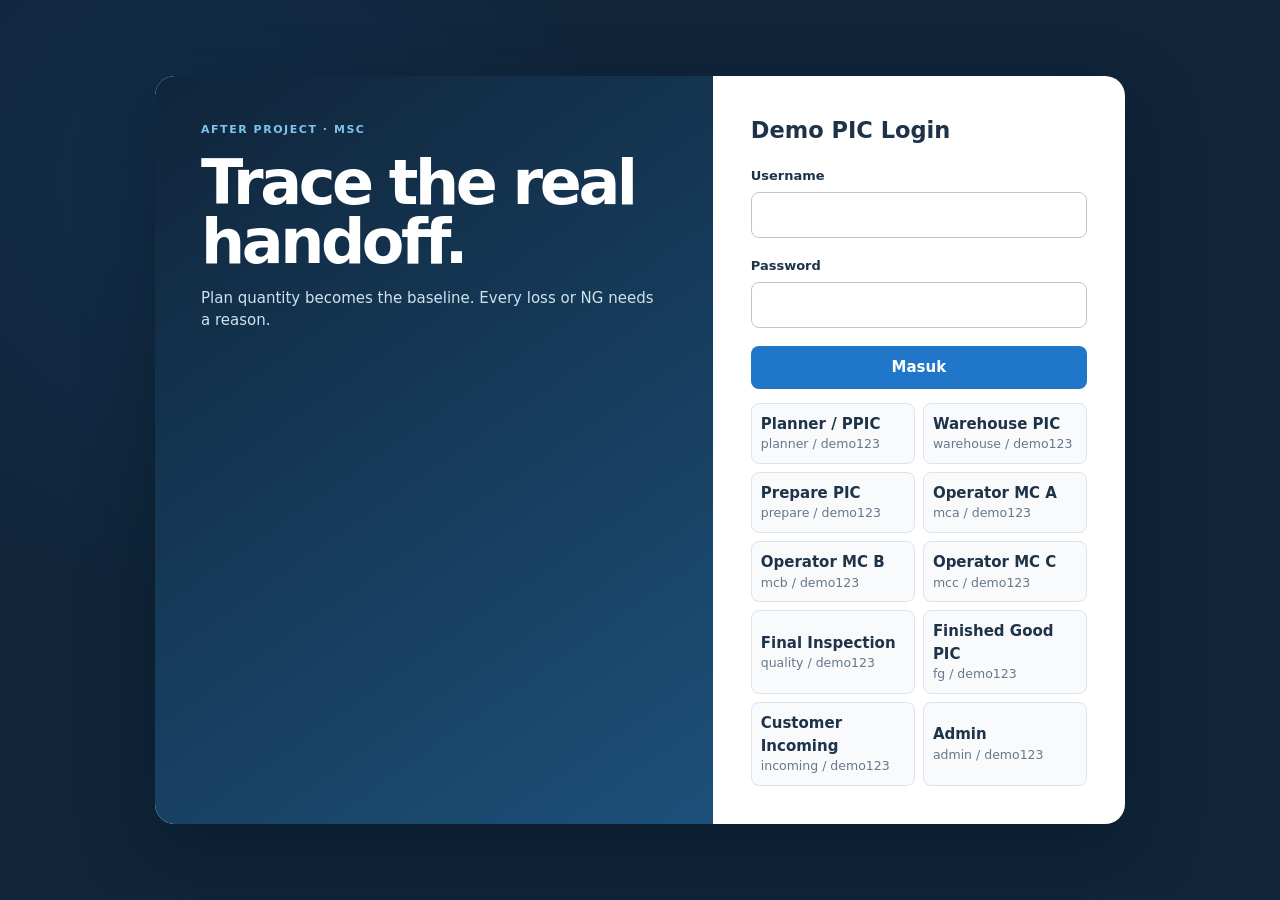
<file: index.html>
<!doctype html>
<html lang="id">
  <head>
    <meta charset="UTF-8" />
    <meta name="viewport" content="width=device-width, initial-scale=1.0" />
    <meta name="theme-color" content="#10253a" />
    <link rel="icon" type="image/svg+xml" href="favicon.svg" />
    <title>MSC Traceability</title>
    <link rel="stylesheet" href="styles.css" />
  </head>
  <body>
    <div id="app"></div>
    <dialog id="cameraDialog" class="camera-dialog">
      <section>
        <header><strong>Scan Delivery Note</strong><button data-action="close-camera" aria-label="Tutup scanner">×</button></header>
        <video id="cameraPreview" autoplay playsinline></video>
        <p id="cameraStatus">Menyiapkan kamera…</p>
      </section>
    </dialog>
    <script src="app.js"></script>
    <script src="app-v3.js"></script>
  </body>
</html>
</file>
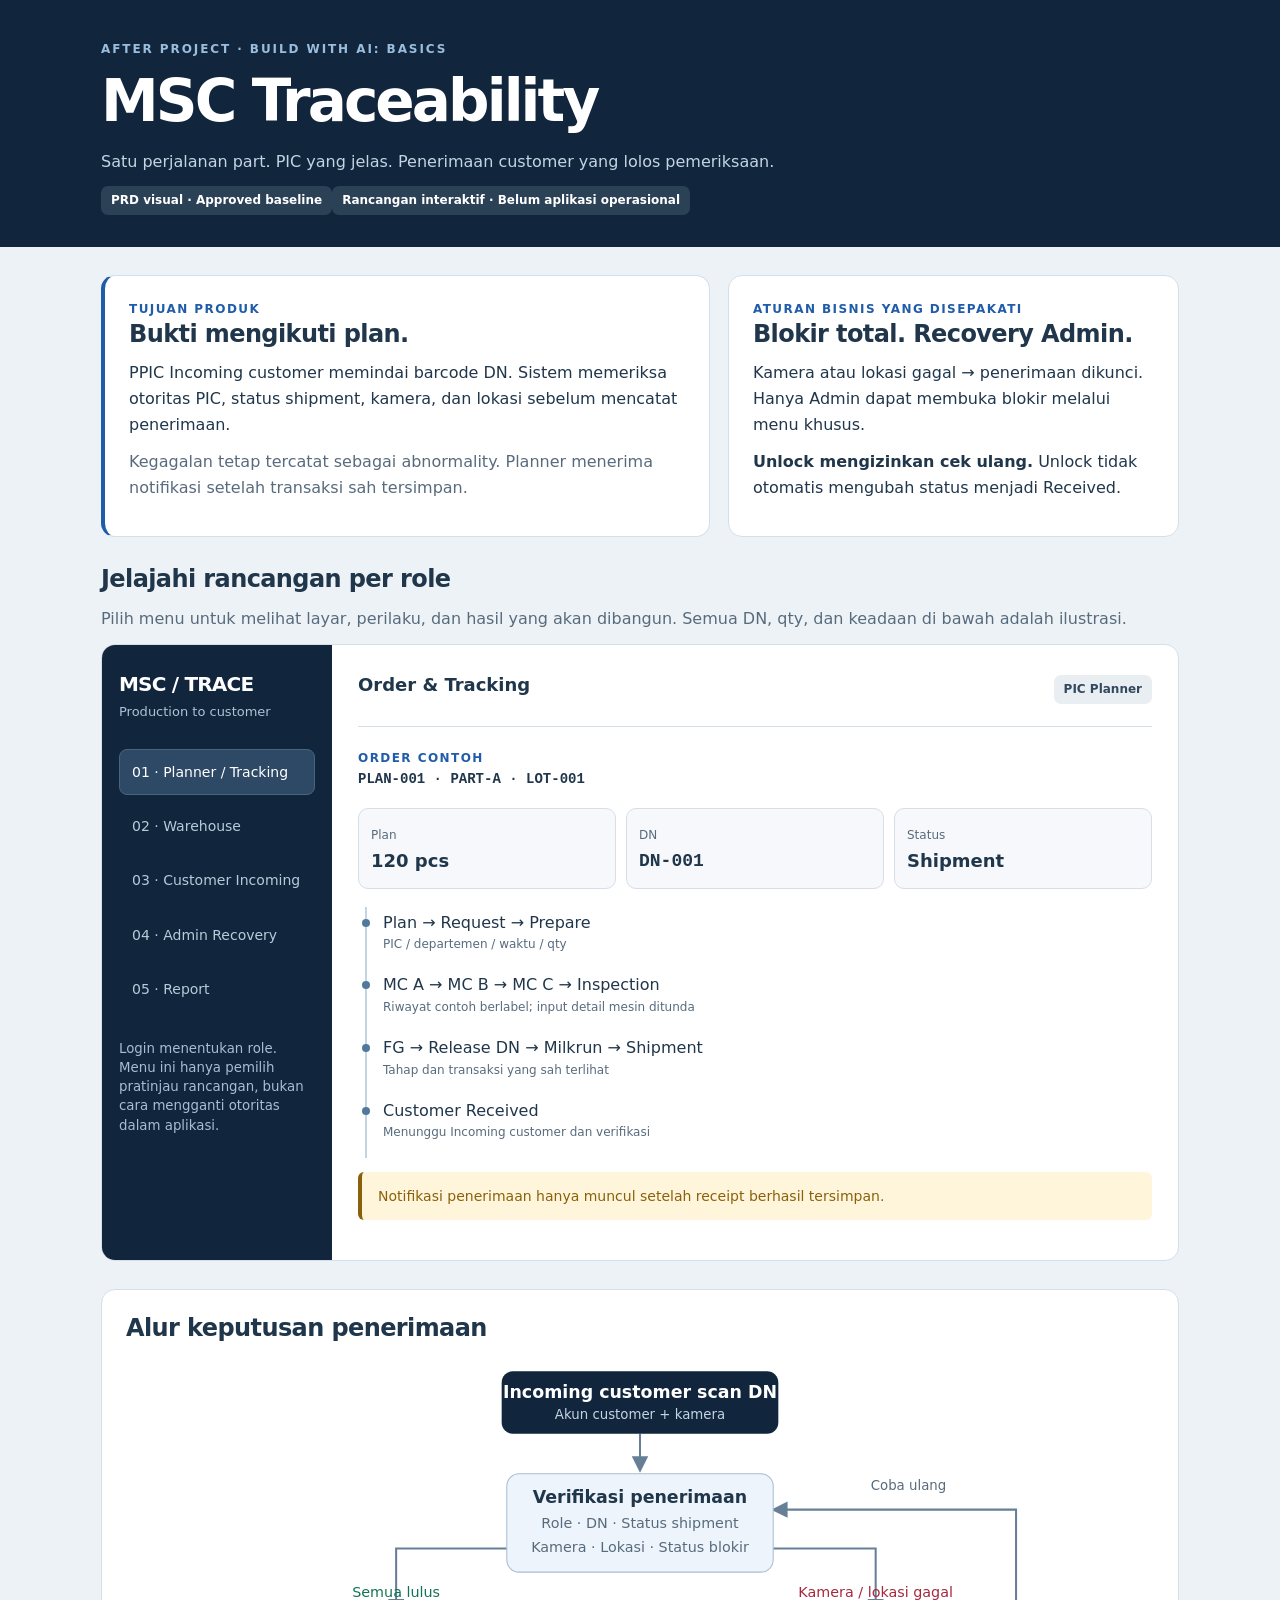
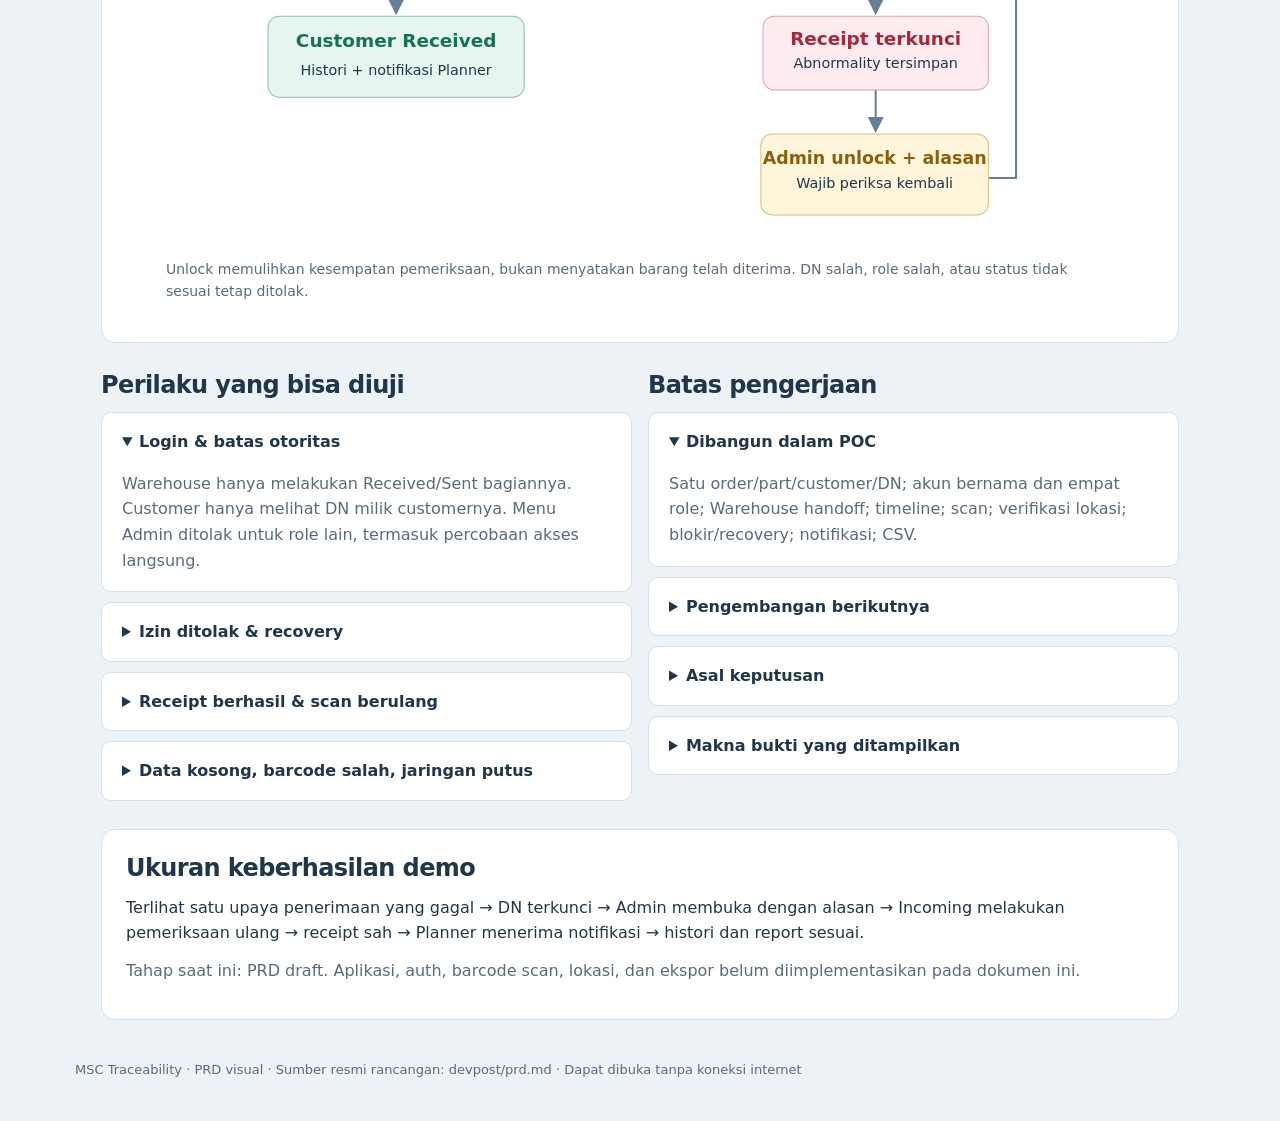
<file: devpost/prd.html>
<!doctype html>
<html lang="id">
<head>
<meta charset="utf-8"><meta name="viewport" content="width=device-width, initial-scale=1">
<title>MSC Traceability · PRD Visual</title>
<style>
:root{--navy:#11263c;--ink:#20364b;--muted:#586b7d;--line:#d5dfe7;--bg:#edf2f6;--blue:#205caa;--red:#a7283c;--green:#147356;--amber:#89610c}*{box-sizing:border-box}body{margin:0;font:16px/1.6 system-ui,-apple-system,Segoe UI,sans-serif;color:var(--ink);background:var(--bg)}button,select{font:inherit}button,select,summary{cursor:pointer}button:focus-visible,select:focus-visible,summary:focus-visible,a:focus-visible{outline:3px solid #f3a832;outline-offset:4px}a{color:var(--blue)}.wrap{max-width:1130px;margin:auto;padding:0 26px}.top{background:var(--navy);color:white}.top .wrap{padding-top:40px;padding-bottom:32px}.overline{font-size:12px;letter-spacing:.16em;text-transform:uppercase;color:#9abddd;font-weight:700}h1{font-size:clamp(32px,6vw,58px);line-height:1.06;letter-spacing:-.05em;margin:12px 0 16px}h2{font-size:24px;line-height:1.2;letter-spacing:-.025em;margin:0 0 12px}h3{font-size:18px;margin:0 0 8px}p{margin:0 0 12px}.top p{max-width:740px;color:#c4d4e3}.badge{display:inline-flex;align-items:center;gap:6px;border-radius:7px;font-size:12px;font-weight:750;padding:5px 10px;background:#e9eef3;color:#31485e}.top .badge{background:#2b4156;color:white}.good{color:var(--green);background:#e7f5ef}.bad{color:var(--red);background:#fcecef}.wait{color:var(--amber);background:#fff5db}.section{margin:28px 0}.intro{display:grid;grid-template-columns:1.35fr 1fr;gap:18px}.card{background:white;border:1px solid var(--line);border-radius:14px;padding:24px}.muted,small{color:var(--muted)}.accent{border-left:4px solid var(--blue)}.layout{display:grid;grid-template-columns:230px minmax(0,1fr);border:1px solid var(--line);border-radius:14px;overflow:hidden;background:white}.side{background:var(--navy);color:white;padding:23px 17px}.side strong{font-size:20px;letter-spacing:-.04em}.side p{color:#aec2d5;font-size:13px;margin:2px 0 26px}.tabs{display:grid;gap:8px}.tabs button{text-align:left;color:#b8cada;padding:11px 12px;border-radius:8px;border:1px solid transparent;background:transparent;font-size:14px}.tabs button[aria-pressed="true"]{background:#2d4966;border-color:#486580;color:white}.side small{display:block;color:#a8bdd2;margin-top:26px;line-height:1.45}.surface{padding:26px;min-height:445px}.bar{display:flex;justify-content:space-between;gap:12px;align-items:center;border-bottom:1px solid var(--line);padding-bottom:18px;margin-bottom:22px}.panel[hidden]{display:none}.two{display:grid;grid-template-columns:1fr 1fr;gap:16px}.metrics{display:grid;grid-template-columns:repeat(3,1fr);gap:10px;margin:18px 0}.metric{border:1px solid var(--line);background:#f6f8fb;border-radius:10px;padding:12px}.metric small{font-size:12px}.metric b{display:block;font-size:18px}.mono{font-family:ui-monospace,Consolas,monospace;font-size:14px}ol,ul{padding-left:23px;margin:10px 0}.process{list-style:none;padding:0;display:grid;gap:0}.process li{border-left:2px solid #c5d4e1;padding:3px 0 15px 16px;margin-left:7px;position:relative}.process li:before{content:"";width:8px;height:8px;border-radius:50%;background:#52799b;position:absolute;left:-5px;top:12px}.process small{display:block;font-size:12px}.label{display:block;font-size:13px;font-weight:700;margin-bottom:6px}select{max-width:100%;width:100%;padding:10px;border:1px solid #aabccb;border-radius:8px;background:white;color:var(--ink)}.scan{border:2px dashed #7794af;background:#f4f8fc;padding:23px;text-align:center;border-radius:12px;margin:14px 0}.scan svg{display:block;margin:0 auto 8px}.notice{border-left:4px solid;padding:13px 16px;border-radius:6px;margin:14px 0;font-size:14px}.notice.good{border-color:var(--green)}.notice.bad{border-color:var(--red)}.notice.wait{border-color:var(--amber)}.illustrated-button{display:inline-block;background:var(--blue);color:white;padding:10px 18px;border-radius:8px;font-weight:700;font-size:14px}.illustrated-button.blocked{background:#e5ebf1;color:#65778a}.checklist{padding-left:0;list-style:none}.checklist li{padding:8px 0;border-bottom:1px solid var(--line)}.checklist li:last-child{border:0}.details-group{display:grid;gap:10px}details{border:1px solid var(--line);border-radius:10px;background:white}summary{padding:16px 20px;font-weight:700}details>div{padding:0 20px 18px;color:var(--muted)}details p:last-child{margin-bottom:0}.diagram svg{display:block;width:100%;height:auto;max-width:830px;margin:auto}.diagram figcaption{color:var(--muted);font-size:14px;margin:12px 0 0}.tablewrap{overflow:auto}table{width:100%;border-collapse:collapse;font-size:14px;text-align:left}th,td{padding:13px 12px;border-bottom:1px solid var(--line);vertical-align:top}th{font-size:12px;text-transform:uppercase;letter-spacing:.045em;background:#f4f7fa}td:first-child{font-weight:700}.foot{font-size:13px;padding:12px 0 40px;color:var(--muted)}.pillbar{display:flex;flex-wrap:wrap;gap:6px;margin-top:16px}.kicker{font-size:12px;color:var(--blue);font-weight:750;letter-spacing:.12em;text-transform:uppercase}.scope-note{font-size:14px;border-top:1px solid var(--line);padding-top:14px;margin-top:18px}@media(max-width:760px){.wrap{padding:0 16px}.intro,.two{grid-template-columns:1fr}.layout{grid-template-columns:1fr}.side{padding:16px}.side p,.side small{display:none}.tabs{grid-template-columns:repeat(2,minmax(0,1fr));margin-top:12px}.tabs button{padding:9px;font-size:13px}.surface{padding:18px}.card{padding:19px}.bar{align-items:flex-start}.metrics{gap:6px}.metric{padding:9px}.metric b{font-size:15px}.diagram{margin:0}.diagram svg{min-width:540px}.diagram-scroll{overflow:auto}.tablewrap td{min-width:150px}}@media print{body{background:white}.side,.scenario-control{display:none}.layout{display:block}.panel[hidden]{display:block}.panel{margin-bottom:24px}.top{background:white;color:#11263c}.top p,.overline{color:#31485e}details{break-inside:avoid}.card{box-shadow:none}}
</style>
</head>
<body>
<header class="top"><div class="wrap"><div class="overline">After Project · Build With AI: Basics</div><h1>MSC Traceability</h1><p>Satu perjalanan part. PIC yang jelas. Penerimaan customer yang lolos pemeriksaan.</p><span class="badge">PRD visual · Approved baseline</span><span class="badge">Rancangan interaktif · Belum aplikasi operasional</span></div></header>
<main class="wrap">
<section class="section intro"><div class="card accent"><div class="kicker">Tujuan produk</div><h2>Bukti mengikuti plan.</h2><p>PPIC Incoming customer memindai barcode DN. Sistem memeriksa otoritas PIC, status shipment, kamera, dan lokasi sebelum mencatat penerimaan.</p><p class="muted">Kegagalan tetap tercatat sebagai abnormality. Planner menerima notifikasi setelah transaksi sah tersimpan.</p></div><div class="card"><div class="kicker">Aturan bisnis yang disepakati</div><h2>Blokir total. Recovery Admin.</h2><p>Kamera atau lokasi gagal → penerimaan dikunci. Hanya Admin dapat membuka blokir melalui menu khusus.</p><p><strong>Unlock mengizinkan cek ulang.</strong> Unlock tidak otomatis mengubah status menjadi Received.</p></div></section>

<section class="section"><h2>Jelajahi rancangan per role</h2><p class="muted">Pilih menu untuk melihat layar, perilaku, dan hasil yang akan dibangun. Semua DN, qty, dan keadaan di bawah adalah ilustrasi.</p>
<div class="layout"><aside class="side"><strong>MSC / TRACE</strong><p>Production to customer</p><nav class="tabs" aria-label="Pratinjau layar"><button type="button" data-panel="tracking" aria-pressed="true">01 · Planner / Tracking</button><button type="button" data-panel="warehouse" aria-pressed="false">02 · Warehouse</button><button type="button" data-panel="incoming" aria-pressed="false">03 · Customer Incoming</button><button type="button" data-panel="admin" aria-pressed="false">04 · Admin Recovery</button><button type="button" data-panel="report" aria-pressed="false">05 · Report</button></nav><small>Login menentukan role. Menu ini hanya pemilih pratinjau rancangan, bukan cara mengganti otoritas dalam aplikasi.</small></aside>
<div class="surface">
<article class="panel" id="tracking"><div class="bar"><h3>Order & Tracking</h3><span class="badge">PIC Planner</span></div><div class="kicker">Order contoh</div><h3 class="mono">PLAN-001 · PART-A · LOT-001</h3><div class="metrics"><div class="metric"><small>Plan</small><b>120 pcs</b></div><div class="metric"><small>DN</small><b class="mono">DN-001</b></div><div class="metric"><small>Status</small><b>Shipment</b></div></div><ol class="process"><li>Plan → Request → Prepare<small>PIC / departemen / waktu / qty</small></li><li>MC A → MC B → MC C → Inspection<small>Riwayat contoh berlabel; input detail mesin ditunda</small></li><li>FG → Release DN → Milkrun → Shipment<small>Tahap dan transaksi yang sah terlihat</small></li><li>Customer Received<small>Menunggu Incoming customer dan verifikasi</small></li></ol><div class="notice wait">Notifikasi penerimaan hanya muncul setelah receipt berhasil tersimpan.</div></article>

<article class="panel" id="warehouse" hidden><div class="bar"><h3>Warehouse Orders</h3><span class="badge">PIC Warehouse</span></div><p>Order dari Plan yang ditugaskan ke bagian Warehouse.</p><div class="card"><div class="kicker">Order contoh · PLAN-001</div><h3>Part A · LOT-001</h3><p>Jumlah 120 pcs · asal / tujuan sesuai handoff</p><div class="pillbar"><span class="illustrated-button">Received</span><span class="illustrated-button">Sent</span></div></div><ul class="checklist"><li>✓ Tindakan sesuai tahap Warehouse</li><li>✓ Nama PIC dan waktu tercatat otomatis</li><li>× Tidak berwenang membuat Customer Received</li><li>× Tidak berwenang membuka blokir</li></ul><p class="scope-note">Kriteria: aksi di luar otoritas tetap ditolak walaupun dicoba melalui akses langsung.</p></article>

<article class="panel" id="incoming" hidden><div class="bar"><h3>Incoming DN</h3><span class="badge">PPIC Customer</span></div><div class="scenario-control"><label class="label" for="scenario">Ubah skenario rancangan</label><select id="scenario"><option value="valid">Semua pemeriksaan lulus</option><option value="location">Lokasi di luar area customer</option><option value="camera">Kamera tidak tersedia / izin ditolak</option><option value="permission">Izin lokasi ditolak</option><option value="locked">DN masih terkunci</option><option value="duplicate">DN sudah diterima sebelumnya</option></select></div><div class="scan"><svg width="50" height="38" viewBox="0 0 50 38" aria-hidden="true"><path d="M2 10V2H12M38 2H48V10M48 28V36H38M12 36H2V28" stroke="#205caa" stroke-width="3" fill="none"/><path d="M12 9V29M17 9V29M21 9V29M29 9V29M34 9V29M38 9V29" stroke="#11263c" stroke-width="3"/></svg><strong>Scan barcode DN dengan kamera</strong><div class="muted mono">DN-001 · Part A · LOT-001 · 120 pcs</div></div><div id="scenarioResult" aria-live="polite"><div id="scenarioNotice" class="notice good"><strong id="scenarioTitle">✓ Siap dikonfirmasi</strong><p id="scenarioText">DN dalam Shipment, akun sesuai customer, kamera aktif, dan lokasi memenuhi ketentuan.</p></div><span id="scenarioAction" class="illustrated-button">Konfirmasi Penerimaan</span><p id="scenarioOutcome" class="scope-note">Hasil yang dirancang: satu event Received, notifikasi Planner, dan bukti transaksi tersedia.</p></div><small>Ini simulasi aturan pada dokumen. Halaman ini tidak mengakses kamera, lokasi, akun, atau data nyata.</small></article>

<article class="panel" id="admin" hidden><div class="bar"><h3>Abnormality & Recovery</h3><span class="badge">Admin</span></div><div class="notice bad"><strong>! DN-001 terkunci</strong><p>Contoh pemicu: percobaan penerimaan dari lokasi yang tidak sesuai.</p></div><ol><li>Buka DN dan lihat PIC, waktu, alasan gagal, serta histori.</li><li>Isi alasan pembukaan blokir.</li><li>Unlock menghasilkan event recovery yang dapat ditelusuri.</li><li>Incoming customer melakukan scan dan seluruh pemeriksaan ulang.</li></ol><div class="notice wait">Alasan kosong → tidak bisa unlock. Kegagalan berulang → DN terkunci kembali.</div><p class="scope-note">Admin dapat mengelola data contoh sebelum transaksi, tetapi tidak menghapus histori atau mengesahkan receipt dengan melewati pemeriksaan.</p></article>

<article class="panel" id="report" hidden><div class="bar"><h3>Report Transaksi</h3><span class="badge">Admin</span></div><p>CSV satu order memuat transaksi berhasil, percobaan gagal, dan pembukaan blokir.</p><div class="card"><h3>Field utama</h3><p class="muted">ID event · Order · Part ID · LOT · DN · Qty/satuan · Status/hasil · PIC/role · Waktu · Hasil lokasi · Alasan · Penanda data contoh</p><span class="illustrated-button">Download CSV</span><p><small>Tombol ekspor akan aktif pada aplikasi yang dibangun.</small></p></div><div class="notice good">Kriteria: laporan cocok dengan histori; scan ganda tidak menambah jumlah barang diterima.</div><p class="scope-note">Google Sheets + Apps Script menjadi integrasi berikutnya. Rancangan ini belum menghubungkan data ke akun Google.</p></article>
</div></div></section>

<section class="section card"><h2>Alur keputusan penerimaan</h2><figure class="diagram"><div class="diagram-scroll"><svg viewBox="0 0 810 475" role="img" aria-labelledby="diagramTitle diagramDesc"><title id="diagramTitle">Scan DN, pemeriksaan, receipt atau blokir, lalu recovery Admin</title><desc id="diagramDesc">Scan melalui Incoming customer menuju pemeriksaan otoritas, status dan lokasi. Lulus menghasilkan Received dan notifikasi. Gagal kamera atau lokasi menghasilkan blokir. Admin membuka blokir dengan alasan lalu transaksi harus diperiksa ulang.</desc><defs><marker id="arrow" markerWidth="8" markerHeight="8" refX="7" refY="4" orient="auto"><path d="M0 0L8 4L0 8Z" fill="#667f96"/></marker></defs><g fill="none" stroke="#667f96" stroke-width="2" marker-end="url(#arrow)"><path d="M405 73V109"/><path d="M295 185H167V248"/><path d="M515 185H635V248"/><path d="M635 322V363"/><path d="M705 409H772V147H535"/></g><g font-family="system-ui,sans-serif" text-anchor="middle"><rect x="270" y="12" width="270" height="61" rx="11" fill="#11263c"/><text x="405" y="38" fill="white" font-size="17" font-weight="700">Incoming customer scan DN</text><text x="405" y="59" fill="#c4d4e3" font-size="13">Akun customer + kamera</text><rect x="275" y="112" width="260" height="96" rx="12" fill="#edf4fb" stroke="#a7bfd5"/><text x="405" y="141" fill="#20364b" font-size="17" font-weight="700">Verifikasi penerimaan</text><text x="405" y="165" fill="#586b7d" font-size="14">Role · DN · Status shipment</text><text x="405" y="188" fill="#586b7d" font-size="14">Kamera · Lokasi · Status blokir</text><text x="167" y="232" fill="#147356" font-size="14">Semua lulus</text><rect x="42" y="251" width="250" height="79" rx="11" fill="#e7f5ef" stroke="#8abfa8"/><text x="167" y="281" fill="#147356" font-size="18" font-weight="700">Customer Received</text><text x="167" y="308" fill="#20364b" font-size="14">Histori + notifikasi Planner</text><text x="635" y="232" fill="#a7283c" font-size="14">Kamera / lokasi gagal</text><rect x="525" y="251" width="220" height="72" rx="11" fill="#fcecef" stroke="#dda2ae"/><text x="635" y="279" fill="#a7283c" font-size="18" font-weight="700">Receipt terkunci</text><text x="635" y="302" fill="#20364b" font-size="14">Abnormality tersimpan</text><rect x="523" y="366" width="222" height="79" rx="11" fill="#fff5db" stroke="#d4bd7f"/><text x="634" y="395" fill="#89610c" font-size="17" font-weight="700">Admin unlock + alasan</text><text x="634" y="419" fill="#20364b" font-size="14">Wajib periksa kembali</text><text x="667" y="128" fill="#586b7d" font-size="13">Coba ulang</text></g></svg></div><figcaption>Unlock memulihkan kesempatan pemeriksaan, bukan menyatakan barang telah diterima. DN salah, role salah, atau status tidak sesuai tetap ditolak.</figcaption></figure></section>

<section class="section two"><div><h2>Perilaku yang bisa diuji</h2><div class="details-group"><details open><summary>Login & batas otoritas</summary><div>Warehouse hanya melakukan Received/Sent bagiannya. Customer hanya melihat DN milik customernya. Menu Admin ditolak untuk role lain, termasuk percobaan akses langsung.</div></details><details><summary>Izin ditolak & recovery</summary><div>DN terkunci saat kamera atau lokasi gagal. Refresh dan login ulang tidak menghilangkan blokir. Unlock hanya oleh Admin dengan alasan; semua syarat receipt diperiksa lagi.</div></details><details><summary>Receipt berhasil & scan berulang</summary><div>Satu DN menghasilkan satu penerimaan dan satu notifikasi. Scan ulang menampilkan bukti sebelumnya; tidak menambah qty atau event receipt baru.</div></details><details><summary>Data kosong, barcode salah, jaringan putus</summary><div>Tampilkan pesan sesuai keadaan tanpa membuka data pihak lain. Barcode salah tidak mengubah status. Gagal simpan tidak boleh ditampilkan sebagai sukses.</div></details></div></div><div><h2>Batas pengerjaan</h2><div class="details-group"><details open><summary>Dibangun dalam POC</summary><div>Satu order/part/customer/DN; akun bernama dan empat role; Warehouse handoff; timeline; scan; verifikasi lokasi; blokir/recovery; notifikasi; CSV.</div></details><details><summary>Pengembangan berikutnya</summary><div>Google Sheets + Apps Script, multi-order, detail input MC A/B/C, partial receipt, foto sample, dan otorisasi enterprise.</div></details><details><summary>Asal keputusan</summary><div>Flow, PIC, receipt customer, notifikasi, auth/role, report, blokir Admin, serta arah visual berasal dari pengguna. Jumlah layar, CSV, notifikasi dalam aplikasi, dan detail interaksi dirancang agen dalam kewenangan yang diberikan.</div></details><details><summary>Makna bukti yang ditampilkan</summary><div>Barcode dan lokasi perangkat mendukung audit; keduanya tidak menjamin barang fisik telah tiba atau seluruh kecurangan mustahil. Data contoh dan lokasi uji wajib dibedakan dari transaksi nyata.</div></details></div></div></section>
<section class="section card"><h2>Ukuran keberhasilan demo</h2><p>Terlihat satu upaya penerimaan yang gagal → DN terkunci → Admin membuka dengan alasan → Incoming melakukan pemeriksaan ulang → receipt sah → Planner menerima notifikasi → histori dan report sesuai.</p><p class="muted">Tahap saat ini: PRD draft. Aplikasi, auth, barcode scan, lokasi, dan ekspor belum diimplementasikan pada dokumen ini.</p></section>
</main><footer class="wrap foot">MSC Traceability · PRD visual · Sumber resmi rancangan: devpost/prd.md · Dapat dibuka tanpa koneksi internet</footer>
<script>
const tabs=[...document.querySelectorAll('[data-panel]')];
tabs.forEach(button=>button.addEventListener('click',()=>{tabs.forEach(item=>item.setAttribute('aria-pressed',String(item===button)));document.querySelectorAll('.panel').forEach(panel=>{panel.hidden=panel.id!==button.dataset.panel;});}));
const scenarios={
 valid:{tone:'good',title:'✓ Siap dikonfirmasi',text:'DN dalam Shipment, akun sesuai customer, kamera aktif, dan lokasi memenuhi ketentuan.',action:'Konfirmasi Penerimaan',outcome:'Hasil yang dirancang: satu event Received, notifikasi Planner, dan bukti transaksi tersedia.'},
 location:{tone:'bad',title:'! Lokasi tidak sesuai — DN terkunci',text:'Percobaan tidak menyelesaikan shipment. Alasan lokasi dicatat sebagai abnormality.',action:'Penerimaan diblokir',outcome:'Admin harus membuka blokir dengan alasan. Percobaan berikutnya wajib melewati seluruh pemeriksaan lagi.'},
 camera:{tone:'bad',title:'! Kamera tidak tersedia — DN terkunci',text:'Scan wajib menggunakan kamera. Tidak ada input manual untuk melewati kontrol receipt.',action:'Penerimaan diblokir',outcome:'Izin kamera pulih tidak otomatis membuka blokir. Hubungi Admin untuk recovery.'},
 permission:{tone:'bad',title:'! Izin lokasi ditolak — DN terkunci',text:'Aplikasi tidak dapat memverifikasi lokasi. Status shipment tidak berubah menjadi Received.',action:'Penerimaan diblokir',outcome:'Aktifkan izin pada perangkat, lalu Admin dapat membuka kesempatan pemeriksaan ulang.'},
 locked:{tone:'wait',title:'! DN masih terkunci',text:'Sesi baru, refresh, dan pergantian PIC tidak menghapus blokir DN.',action:'Menunggu recovery Admin',outcome:'Unlock dicatat dengan identitas Admin, waktu, dan alasan; tidak menghapus event penolakan.'},
 duplicate:{tone:'good',title:'✓ DN sudah diterima',text:'Tampilkan bukti dan riwayat penerimaan yang sudah ada.',action:'Lihat bukti penerimaan',outcome:'Tidak menambah qty, event receipt, atau notifikasi baru.'}
};
function renderScenario(key){const value=scenarios[key];document.getElementById('scenarioNotice').className='notice '+value.tone;document.getElementById('scenarioTitle').textContent=value.title;document.getElementById('scenarioText').textContent=value.text;document.getElementById('scenarioAction').textContent=value.action;document.getElementById('scenarioAction').className='illustrated-button'+(key==='valid'||key==='duplicate'?'':' blocked');document.getElementById('scenarioOutcome').textContent=value.outcome;}
document.getElementById('scenario').addEventListener('change',event=>renderScenario(event.target.value));
</script>
</body>
</html>
</file>
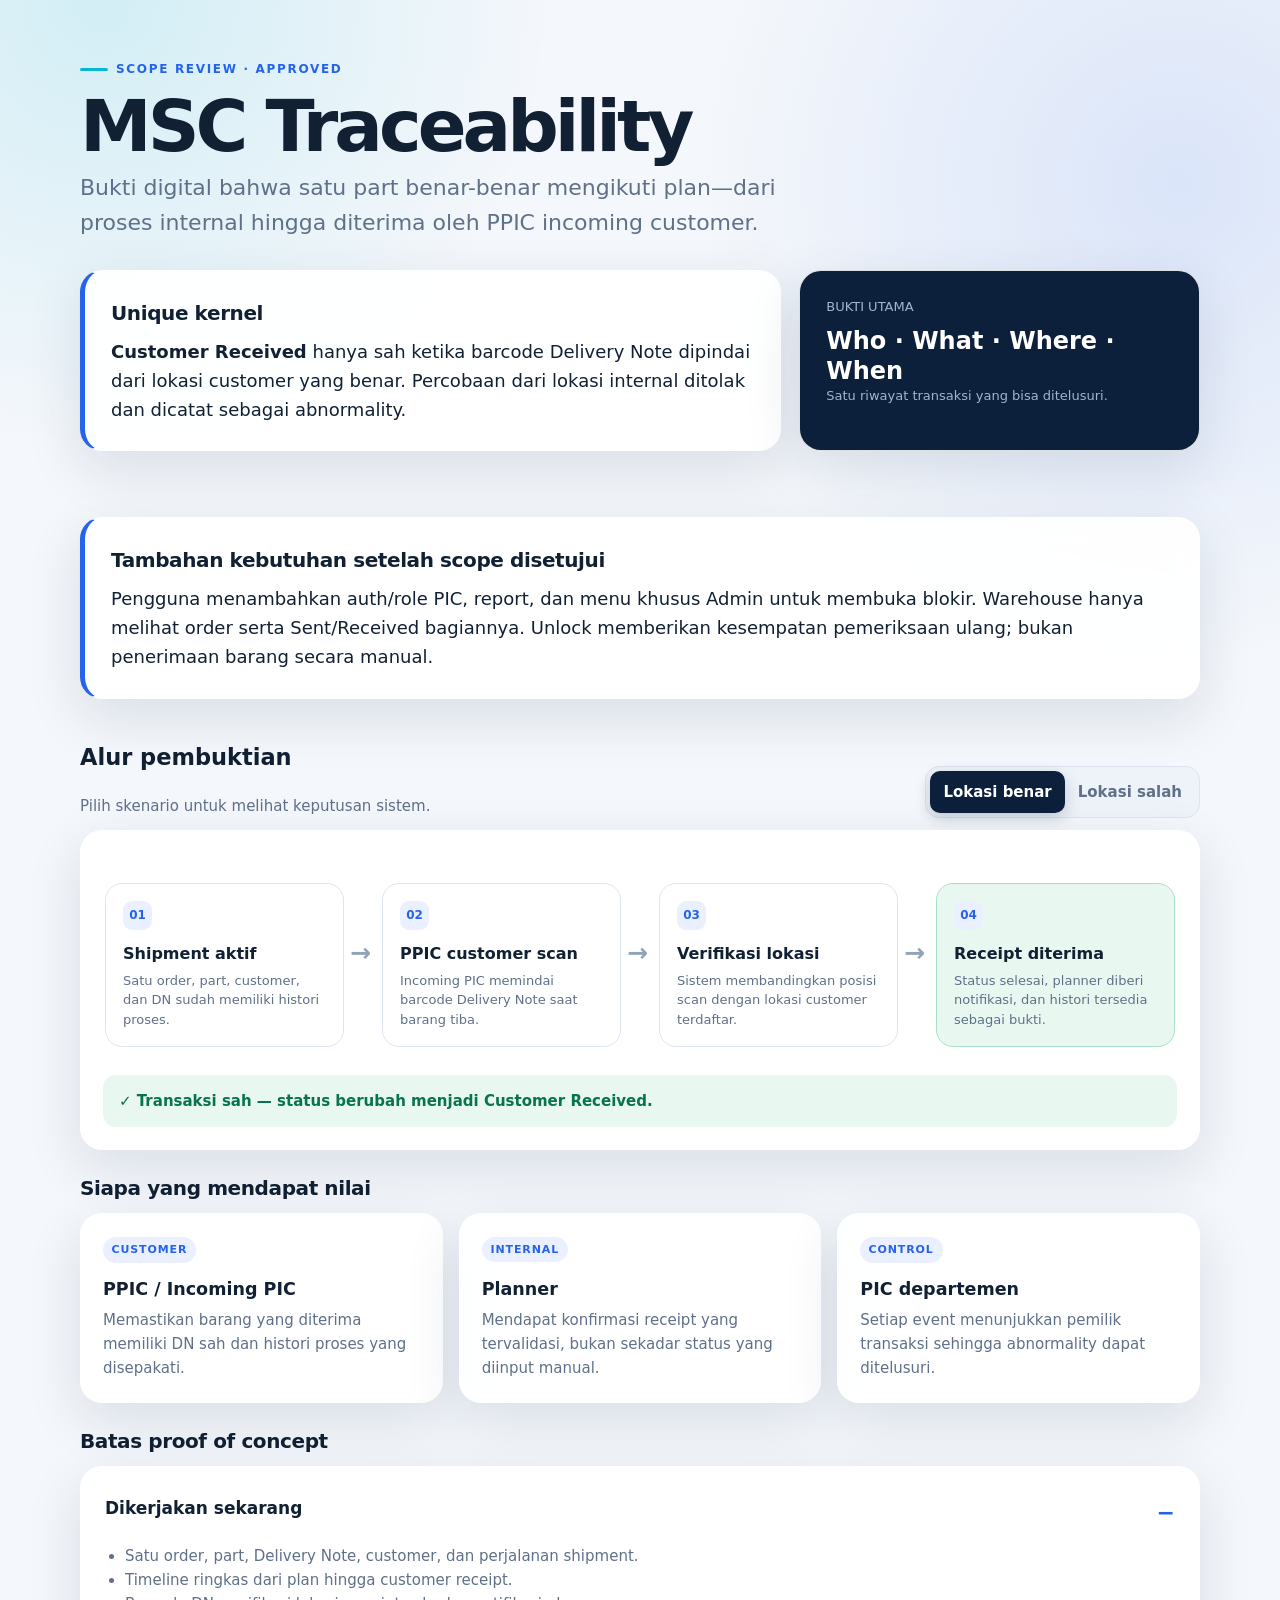
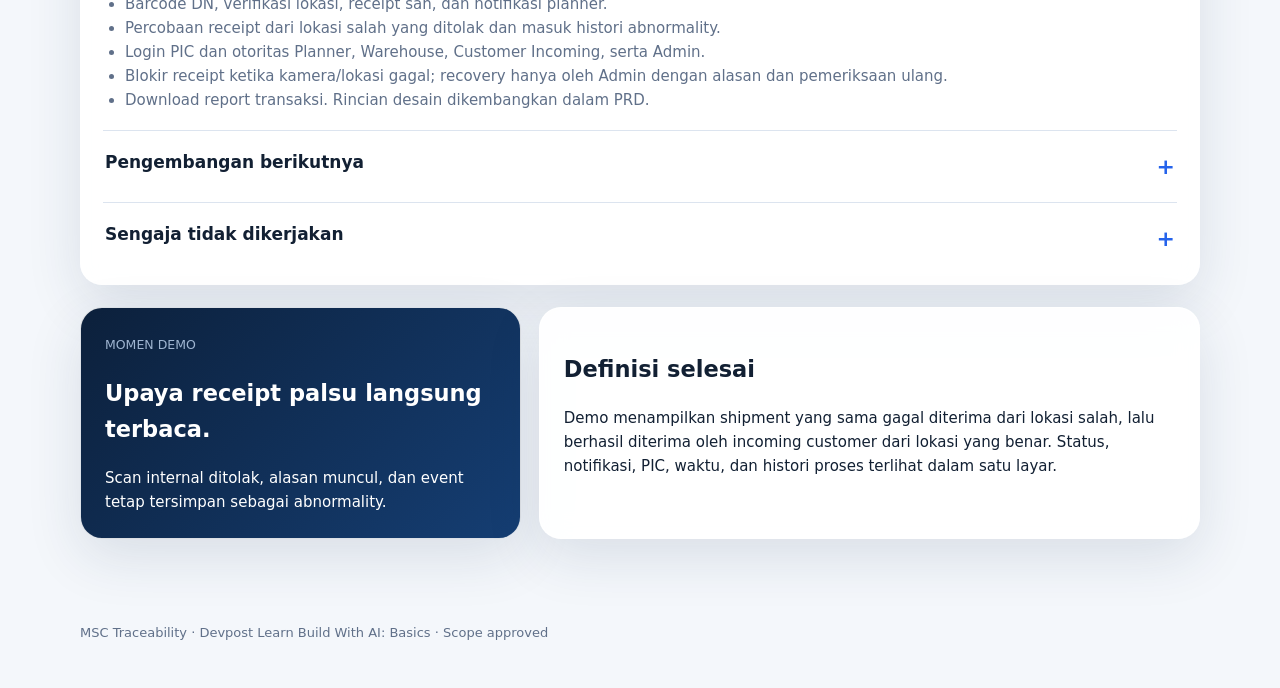
<file: devpost/scope.html>
<!doctype html>
<html lang="id">
<head>
  <meta charset="utf-8">
  <meta name="viewport" content="width=device-width, initial-scale=1">
  <title>MSC Traceability — Scope Review</title>
  <style>
    :root {
      --ink: #122033;
      --muted: #607089;
      --paper: #f4f7fb;
      --card: rgba(255,255,255,.92);
      --line: #dce4ef;
      --navy: #0c203b;
      --blue: #2563eb;
      --cyan: #06b6d4;
      --green: #0f9f6e;
      --green-soft: #e8f8f1;
      --red: #d13c4c;
      --red-soft: #fff0f2;
      --amber: #c77b00;
      --shadow: 0 18px 55px rgba(24,48,82,.12);
    }
    * { box-sizing: border-box; }
    html { scroll-behavior: smooth; }
    body {
      margin: 0;
      color: var(--ink);
      background:
        radial-gradient(circle at 8% 0%, rgba(6,182,212,.14), transparent 28rem),
        radial-gradient(circle at 92% 8%, rgba(37,99,235,.12), transparent 30rem),
        var(--paper);
      font: 15px/1.6 Inter, ui-sans-serif, system-ui, -apple-system, BlinkMacSystemFont, "Segoe UI", sans-serif;
    }
    .shell { width: min(1120px, calc(100% - 32px)); margin: 0 auto; }
    header { padding: 54px 0 26px; }
    .eyebrow {
      display: inline-flex; align-items: center; gap: 8px;
      color: var(--blue); font-weight: 800; letter-spacing: .14em;
      text-transform: uppercase; font-size: 12px;
    }
    .eyebrow::before { content: ""; width: 28px; height: 3px; border-radius: 9px; background: var(--cyan); }
    h1 { margin: 12px 0 8px; font-size: clamp(38px, 7vw, 72px); line-height: .98; letter-spacing: -.055em; }
    .lead { max-width: 760px; margin: 0; color: var(--muted); font-size: clamp(17px, 2.4vw, 22px); }
    .hero-grid { display: grid; grid-template-columns: 1.4fr .8fr; gap: 18px; margin-top: 30px; }
    .panel {
      background: var(--card); border: 1px solid rgba(255,255,255,.85);
      border-radius: 22px; box-shadow: var(--shadow); backdrop-filter: blur(12px);
    }
    .kernel { padding: 26px; border-left: 5px solid var(--blue); }
    .kernel h2, .proof h2, section > h2 { margin: 0 0 9px; font-size: 20px; letter-spacing: -.02em; }
    .kernel p { margin: 0; font-size: 18px; }
    .proof { padding: 26px; background: var(--navy); color: white; }
    .proof span { display: block; color: #9fb5d1; font-size: 13px; }
    .proof strong { display: block; margin-top: 8px; font-size: 24px; line-height: 1.25; }
    main { padding: 18px 0 60px; }
    section { margin-top: 22px; }
    .section-head { display: flex; justify-content: space-between; align-items: end; gap: 20px; margin-bottom: 12px; }
    .section-head p { margin: 0; color: var(--muted); }
    .flow-card { padding: 22px; overflow: hidden; }
    .switcher { display: inline-flex; padding: 4px; border: 1px solid var(--line); border-radius: 14px; background: #eef3f9; }
    .switcher button {
      border: 0; background: transparent; padding: 9px 13px; border-radius: 10px;
      font: inherit; font-weight: 750; color: var(--muted); cursor: pointer;
    }
    .switcher button.active { color: white; background: var(--navy); box-shadow: 0 5px 16px rgba(12,32,59,.2); }
    .flow {
      display: grid; grid-template-columns: repeat(4, 1fr); gap: 38px;
      padding: 30px 2px 12px; position: relative;
    }
    .node {
      position: relative; min-height: 142px; padding: 17px;
      border: 1px solid var(--line); background: white; border-radius: 17px;
    }
    .node:not(:last-child)::after {
      content: "→"; position: absolute; right: -28px; top: 49px;
      color: #92a2b8; font-size: 25px; font-weight: 900;
    }
    .node .num {
      display: grid; place-items: center; width: 29px; height: 29px; border-radius: 9px;
      background: #eaf0ff; color: var(--blue); font-size: 12px; font-weight: 900;
    }
    .node h3 { margin: 11px 0 4px; font-size: 16px; }
    .node p { margin: 0; color: var(--muted); font-size: 13px; line-height: 1.5; }
    .node.result.valid { background: var(--green-soft); border-color: #a9dfc9; }
    .node.result.invalid { background: var(--red-soft); border-color: #f0b3bb; }
    .status-note { margin: 16px 0 0; padding: 14px 16px; border-radius: 13px; font-weight: 700; }
    .status-note.valid { color: #08734f; background: var(--green-soft); }
    .status-note.invalid { color: #a52836; background: var(--red-soft); }
    .cards { display: grid; grid-template-columns: repeat(3, 1fr); gap: 16px; }
    .role { padding: 22px; }
    .role .tag { display: inline-block; padding: 4px 9px; border-radius: 99px; background: #eaf0ff; color: var(--blue); font-size: 11px; font-weight: 850; text-transform: uppercase; letter-spacing: .08em; }
    .role h3 { margin: 12px 0 5px; }
    .role p { margin: 0; color: var(--muted); }
    .boundary { padding: 10px 22px; }
    details { border-bottom: 1px solid var(--line); }
    details:last-child { border-bottom: 0; }
    summary { cursor: pointer; list-style: none; padding: 18px 2px; font-weight: 850; font-size: 17px; display: flex; justify-content: space-between; }
    summary::-webkit-details-marker { display: none; }
    summary::after { content: "+"; color: var(--blue); font-size: 22px; }
    details[open] summary::after { content: "−"; }
    details ul { margin: -4px 0 18px; padding-left: 22px; color: var(--muted); }
    .finish { display: grid; grid-template-columns: .8fr 1.2fr; gap: 18px; }
    .finish > div { padding: 24px; }
    .finish .moment { background: linear-gradient(135deg, var(--navy), #153e73); color: white; }
    .finish p { margin: 0; }
    .moment small { color: #9fb5d1; }
    footer { padding: 24px 0 44px; color: var(--muted); font-size: 13px; }
    @media (max-width: 820px) {
      header { padding-top: 34px; }
      .hero-grid, .finish, .cards { grid-template-columns: 1fr; }
      .section-head { align-items: start; flex-direction: column; }
      .flow { grid-template-columns: 1fr; gap: 32px; }
      .node { min-height: 0; }
      .node:not(:last-child)::after { content: "↓"; top: auto; bottom: -30px; left: 48%; right: auto; }
    }
  </style>
</head>
<body>
  <header class="shell">
    <span class="eyebrow">Scope review · approved</span>
    <h1>MSC Traceability</h1>
    <p class="lead">Bukti digital bahwa satu part benar-benar mengikuti plan—dari proses internal hingga diterima oleh PPIC incoming customer.</p>
    <div class="hero-grid">
      <article class="panel kernel">
        <h2>Unique kernel</h2>
        <p><strong>Customer Received</strong> hanya sah ketika barcode Delivery Note dipindai dari lokasi customer yang benar. Percobaan dari lokasi internal ditolak dan dicatat sebagai abnormality.</p>
      </article>
      <article class="panel proof">
        <span>BUKTI UTAMA</span>
        <strong>Who · What · Where · When</strong>
        <span>Satu riwayat transaksi yang bisa ditelusuri.</span>
      </article>
    </div>
  </header>

  <main class="shell">
    <section class="panel kernel">
      <h2>Tambahan kebutuhan setelah scope disetujui</h2>
      <p>Pengguna menambahkan auth/role PIC, report, dan menu khusus Admin untuk membuka blokir. Warehouse hanya melihat order serta Sent/Received bagiannya. Unlock memberikan kesempatan pemeriksaan ulang; bukan penerimaan barang secara manual.</p>
    </section>
    <section>
      <div class="section-head">
        <div>
          <h2>Alur pembuktian</h2>
          <p>Pilih skenario untuk melihat keputusan sistem.</p>
        </div>
        <div class="switcher" aria-label="Pilih skenario">
          <button id="validBtn" class="active" type="button">Lokasi benar</button>
          <button id="invalidBtn" type="button">Lokasi salah</button>
        </div>
      </div>
      <div class="panel flow-card">
        <div class="flow">
          <article class="node"><span class="num">01</span><h3>Shipment aktif</h3><p>Satu order, part, customer, dan DN sudah memiliki histori proses.</p></article>
          <article class="node"><span class="num">02</span><h3>PPIC customer scan</h3><p>Incoming PIC memindai barcode Delivery Note saat barang tiba.</p></article>
          <article class="node"><span class="num">03</span><h3>Verifikasi lokasi</h3><p>Sistem membandingkan posisi scan dengan lokasi customer terdaftar.</p></article>
          <article id="resultNode" class="node result valid"><span class="num">04</span><h3 id="resultTitle">Receipt diterima</h3><p id="resultText">Status selesai, planner diberi notifikasi, dan histori tersedia sebagai bukti.</p></article>
        </div>
        <p id="statusNote" class="status-note valid">✓ Transaksi sah — status berubah menjadi Customer Received.</p>
      </div>
    </section>

    <section>
      <h2>Siapa yang mendapat nilai</h2>
      <div class="cards">
        <article class="panel role"><span class="tag">Customer</span><h3>PPIC / Incoming PIC</h3><p>Memastikan barang yang diterima memiliki DN sah dan histori proses yang disepakati.</p></article>
        <article class="panel role"><span class="tag">Internal</span><h3>Planner</h3><p>Mendapat konfirmasi receipt yang tervalidasi, bukan sekadar status yang diinput manual.</p></article>
        <article class="panel role"><span class="tag">Control</span><h3>PIC departemen</h3><p>Setiap event menunjukkan pemilik transaksi sehingga abnormality dapat ditelusuri.</p></article>
      </div>
    </section>

    <section>
      <h2>Batas proof of concept</h2>
      <div class="panel boundary">
        <details open>
          <summary>Dikerjakan sekarang</summary>
          <ul>
            <li>Satu order, part, Delivery Note, customer, dan perjalanan shipment.</li>
            <li>Timeline ringkas dari plan hingga customer receipt.</li>
            <li>Barcode DN, verifikasi lokasi, receipt sah, dan notifikasi planner.</li>
            <li>Percobaan receipt dari lokasi salah yang ditolak dan masuk histori abnormality.</li>
            <li>Login PIC dan otoritas Planner, Warehouse, Customer Incoming, serta Admin.</li>
            <li>Blokir receipt ketika kamera/lokasi gagal; recovery hanya oleh Admin dengan alasan dan pemeriksaan ulang.</li>
            <li>Download report transaksi. Rincian desain dikembangkan dalam PRD.</li>
          </ul>
        </details>
        <details>
          <summary>Pengembangan berikutnya</summary>
          <ul>
            <li>Multi-order, multi-part, multi-customer, serta detail request material pcs/kg.</li>
            <li>Transaksi MC A, MC B, MC C, final inspection, dan verifikasi foto sample part.</li>
            <li>Analytics plan-versus-actual, cost leakage, integrasi ERP, dan kontrol otorisasi lanjutan.</li>
            <li>Integrasi Google Sheets dan Apps Script setelah POC mandiri.</li>
          </ul>
        </details>
        <details>
          <summary>Sengaja tidak dikerjakan</summary>
          <ul>
            <li>Inventory, BOM, purchasing, accounting, dan seluruh modul ERP lengkap.</li>
            <li>Integrasi nyata dengan warehouse, carrier, atau sistem customer.</li>
            <li>Infrastruktur anti-tampering tingkat produksi dan deployment wajib.</li>
          </ul>
        </details>
      </div>
    </section>

    <section class="finish">
      <div class="panel moment">
        <small>MOMEN DEMO</small>
        <h2>Upaya receipt palsu langsung terbaca.</h2>
        <p>Scan internal ditolak, alasan muncul, dan event tetap tersimpan sebagai abnormality.</p>
      </div>
      <div class="panel">
        <h2>Definisi selesai</h2>
        <p>Demo menampilkan shipment yang sama gagal diterima dari lokasi salah, lalu berhasil diterima oleh incoming customer dari lokasi yang benar. Status, notifikasi, PIC, waktu, dan histori proses terlihat dalam satu layar.</p>
      </div>
    </section>
  </main>

  <footer class="shell">MSC Traceability · Devpost Learn Build With AI: Basics · Scope approved</footer>

  <script>
    const validBtn = document.getElementById('validBtn');
    const invalidBtn = document.getElementById('invalidBtn');
    const resultNode = document.getElementById('resultNode');
    const resultTitle = document.getElementById('resultTitle');
    const resultText = document.getElementById('resultText');
    const statusNote = document.getElementById('statusNote');

    function setScenario(valid) {
      validBtn.classList.toggle('active', valid);
      invalidBtn.classList.toggle('active', !valid);
      resultNode.classList.toggle('valid', valid);
      resultNode.classList.toggle('invalid', !valid);
      statusNote.classList.toggle('valid', valid);
      statusNote.classList.toggle('invalid', !valid);
      resultTitle.textContent = valid ? 'Receipt diterima' : 'Receipt ditolak';
      resultText.textContent = valid
        ? 'Status selesai, planner diberi notifikasi, dan histori tersedia sebagai bukti.'
        : 'Status tidak berubah dan percobaan dicatat sebagai abnormality lokasi.';
      statusNote.textContent = valid
        ? '✓ Transaksi sah — status berubah menjadi Customer Received.'
        : '✕ Lokasi tidak sesuai — Customer Received tidak dapat dibuat.';
    }

    validBtn.addEventListener('click', () => setScenario(true));
    invalidBtn.addEventListener('click', () => setScenario(false));
  </script>
</body>
</html>
</file>
<file: styles.css>
:root{--navy:#10253a;--navy2:#183b59;--blue:#2076c8;--paper:#f4f7fa;--card:#fff;--ink:#1e3348;--muted:#667889;--line:#dce4eb;--green:#147457;--red:#b33245;--amber:#946706;--shadow:0 12px 34px rgba(16,37,58,.11)}*{box-sizing:border-box}body{margin:0;background:var(--paper);font:15px/1.5 Inter,system-ui,-apple-system,Segoe UI,sans-serif;color:var(--ink)}button,input,textarea{font:inherit}button{cursor:pointer}button:disabled{cursor:not-allowed;opacity:.55}button:focus-visible,input:focus-visible,textarea:focus-visible{outline:3px solid #f5b942;outline-offset:2px}.login{min-height:100vh;display:grid;place-items:center;padding:24px;background:radial-gradient(circle at 15% 20%,#1e6eb71f,transparent 26rem),var(--navy)}.login-card{width:min(970px,100%);display:grid;grid-template-columns:1.15fr .85fr;overflow:hidden;border-radius:20px;background:#fff;box-shadow:0 26px 70px #0614227a}.brand{padding:46px;color:white;background:linear-gradient(145deg,#10253a,#1c507a)}.brand .eyebrow,.eyebrow{font-size:11px;letter-spacing:.14em;text-transform:uppercase;font-weight:800;color:#7fc4ef}.brand h1{font-size:clamp(37px,5vw,62px);line-height:.95;letter-spacing:-.055em;margin:15px 0}.brand p{max-width:480px;color:#d1e1ee}.login-form{padding:38px}.login-form h2{margin:0 0 4px}.muted{color:var(--muted)}.field{display:grid;gap:6px;margin:18px 0}.field label{font-size:13px;font-weight:750}.field input,.field textarea{width:100%;border:1px solid #b8c7d3;border-radius:8px;padding:11px;background:white;color:var(--ink)}.button{border:0;border-radius:8px;padding:10px 14px;font-weight:750;background:var(--blue);color:white}.button.secondary{color:var(--blue);background:#e9f2fb}.button.danger{background:var(--red)}.button.wide{width:100%}.demo-users{display:grid;grid-template-columns:1fr 1fr;gap:8px;margin-top:14px}.demo-users button{border:1px solid var(--line);border-radius:8px;padding:9px;background:#f8fafc;color:var(--ink);text-align:left}.demo-users small{display:block;color:var(--muted)}.app-shell{min-height:100vh;display:grid;grid-template-columns:245px 1fr}.sidebar{background:var(--navy);color:white;padding:23px 15px;display:flex;flex-direction:column}.logo{font-size:21px;letter-spacing:-.05em;font-weight:850}.logo small{display:block;margin-top:2px;font-size:10px;letter-spacing:.12em;color:#9bc4df}.profile{margin:30px 0 19px;padding:12px;background:#1c3c58;border-radius:9px}.profile b,.profile span{display:block}.profile span{font-size:12px;color:#adc5d8}.nav{display:grid;gap:5px}.nav button{border:0;border-radius:7px;background:transparent;color:#afc4d5;padding:10px;text-align:left;font-weight:700}.nav button.active{background:#2b5271;color:white}.side-bottom{margin-top:auto}.side-bottom button{width:100%;border:1px solid #4b6a82;background:transparent;color:#e6eef4;border-radius:7px;padding:9px}.main{min-width:0}.topbar{display:flex;align-items:center;justify-content:space-between;gap:15px;padding:18px 28px;background:white;border-bottom:1px solid var(--line)}.topbar h1{margin:0;font-size:20px;letter-spacing:-.03em}.topbar p{margin:2px 0 0;font-size:13px;color:var(--muted)}.content{max-width:1260px;margin:0 auto;padding:25px 28px 50px}.grid{display:grid;gap:18px}.grid.two{grid-template-columns:1.18fr .82fr}.grid.three{grid-template-columns:repeat(3,1fr)}.card{background:var(--card);border:1px solid var(--line);border-radius:13px;padding:20px;box-shadow:0 2px 8px #173a5808}.card h2,.card h3{margin:0 0 8px;letter-spacing:-.025em}.card h2{font-size:19px}.card h3{font-size:16px}.metric{border-top:3px solid var(--blue)}.metric b{font-size:24px;display:block;margin-top:5px}.metric span{font-size:13px;color:var(--muted)}.status{display:inline-flex;gap:6px;align-items:center;border-radius:999px;padding:5px 9px;font-size:12px;font-weight:800}.status.green{background:#e8f6ef;color:var(--green)}.status.red{background:#fcedef;color:var(--red)}.status.amber{background:#fff6df;color:var(--amber)}.status.blue{background:#eaf2fb;color:var(--blue)}.order-head{display:flex;justify-content:space-between;gap:12px;align-items:flex-start}.order-code{font-family:ui-monospace,SFMono-Regular,Consolas,monospace;font-size:13px;color:var(--blue);font-weight:750}.facts{display:grid;grid-template-columns:repeat(4,1fr);gap:10px;margin-top:17px}.fact{padding:11px;border-radius:8px;background:#f6f8fb}.fact small{display:block;color:var(--muted);font-size:11px}.fact b{display:block;font-size:13px}.timeline{margin:12px 0 0;padding:0;list-style:none}.timeline li{display:grid;grid-template-columns:15px 1fr auto;gap:10px;padding:10px 0;border-bottom:1px solid var(--line)}.timeline li:last-child{border:0}.dot{width:10px;height:10px;margin-top:6px;border-radius:50%;background:#7c93a6}.dot.good{background:var(--green)}.dot.bad{background:var(--red)}.dot.admin{background:var(--amber)}.timeline b,.timeline small{display:block}.timeline small{color:var(--muted);font-size:12px}.timeline time{font-size:11px;color:var(--muted);white-space:nowrap}.notice{padding:12px 14px;border-radius:8px;border-left:4px solid;margin:12px 0}.notice.good{background:#e8f6ef;border-color:var(--green);color:#125c46}.notice.bad{background:#fcedef;border-color:var(--red);color:#892538}.notice.amber{background:#fff6df;border-color:var(--amber);color:#765103}.notice p{margin:3px 0 0}.actions{display:flex;flex-wrap:wrap;gap:8px;margin-top:14px}.actions .button{font-size:13px}.empty{padding:38px 18px;text-align:center;color:var(--muted);border:1px dashed #b8c7d3;border-radius:9px}.role-label{font-size:11px;text-transform:uppercase;letter-spacing:.1em;font-weight:850;color:var(--blue)}.receipt-gate{display:grid;gap:9px;margin-top:16px}.gate-row{display:flex;justify-content:space-between;align-items:center;padding:10px;border-radius:8px;background:#f7f9fb}.gate-row b{font-size:13px}.gate-row span{font-size:12px}.camera-dialog{border:0;border-radius:14px;padding:0;width:min(560px,calc(100% - 28px));box-shadow:0 28px 70px #06142273}.camera-dialog::backdrop{background:#0c1d2dbb}.camera-dialog section{padding:16px}.camera-dialog header{display:flex;justify-content:space-between;align-items:center;margin-bottom:12px}.camera-dialog header button{border:0;background:transparent;font-size:28px;line-height:1}.camera-dialog video{width:100%;min-height:230px;object-fit:cover;background:#10253a;border-radius:9px}.camera-dialog p{margin:9px 0 0;color:var(--muted)}.report-table{width:100%;border-collapse:collapse;font-size:13px}.report-table th,.report-table td{padding:10px;border-bottom:1px solid var(--line);text-align:left}.report-table th{font-size:11px;text-transform:uppercase;color:var(--muted)}.toast{position:fixed;z-index:8;right:18px;bottom:18px;max-width:360px;padding:12px 14px;color:white;background:var(--navy);border-radius:9px;box-shadow:var(--shadow)}.hidden{display:none!important}@media(max-width:900px){.login-card{grid-template-columns:1fr}.brand{padding:30px}.app-shell{grid-template-columns:1fr}.sidebar{padding:13px 15px;position:sticky;top:0;z-index:4;display:flex;flex-direction:row;align-items:center;gap:12px}.logo small,.profile,.side-bottom{display:none}.nav{display:flex;overflow:auto;margin-left:auto}.nav button{white-space:nowrap;font-size:12px;padding:8px}.content{padding:18px}.topbar{padding:15px 18px}.grid.two,.grid.three{grid-template-columns:1fr}.facts{grid-template-columns:1fr 1fr}.timeline li{grid-template-columns:14px 1fr}.timeline time{grid-column:2}.demo-users{grid-template-columns:1fr}}@media(max-width:450px){.content{padding:14px}.topbar h1{font-size:17px}.facts{gap:7px}.card{padding:15px}.login-form{padding:25px}.brand h1{font-size:40px}}


.result-dialog {
  border: 0;
  border-radius: 22px;
  padding: 0;
  max-width: 430px;
  width: calc(100% - 36px);
  background: transparent;
  box-shadow: 0 24px 80px rgba(10, 24, 42, .42);
}
.result-dialog::backdrop { background: rgba(8, 20, 35, .64); backdrop-filter: blur(3px); }
.result-card { padding: 32px; text-align: center; background: #fff; border-radius: 22px; }
.result-card.success { border-top: 7px solid #1c9b66; }
.result-card.reject { border-top: 7px solid #d94b55; }
.result-card h2 { margin: 12px 0 8px; color: #10253a; }
.result-card p { color: #526274; line-height: 1.55; margin: 0 0 22px; }
.result-icon { width: 58px; height: 58px; display: grid; place-items: center; margin: 0 auto; border-radius: 50%; font-size: 29px; font-weight: 800; }
.result-card.success .result-icon { color: #087447; background: #dff7ea; }
.result-card.reject .result-icon { color: #b42938; background: #ffe3e6; }
</file>
